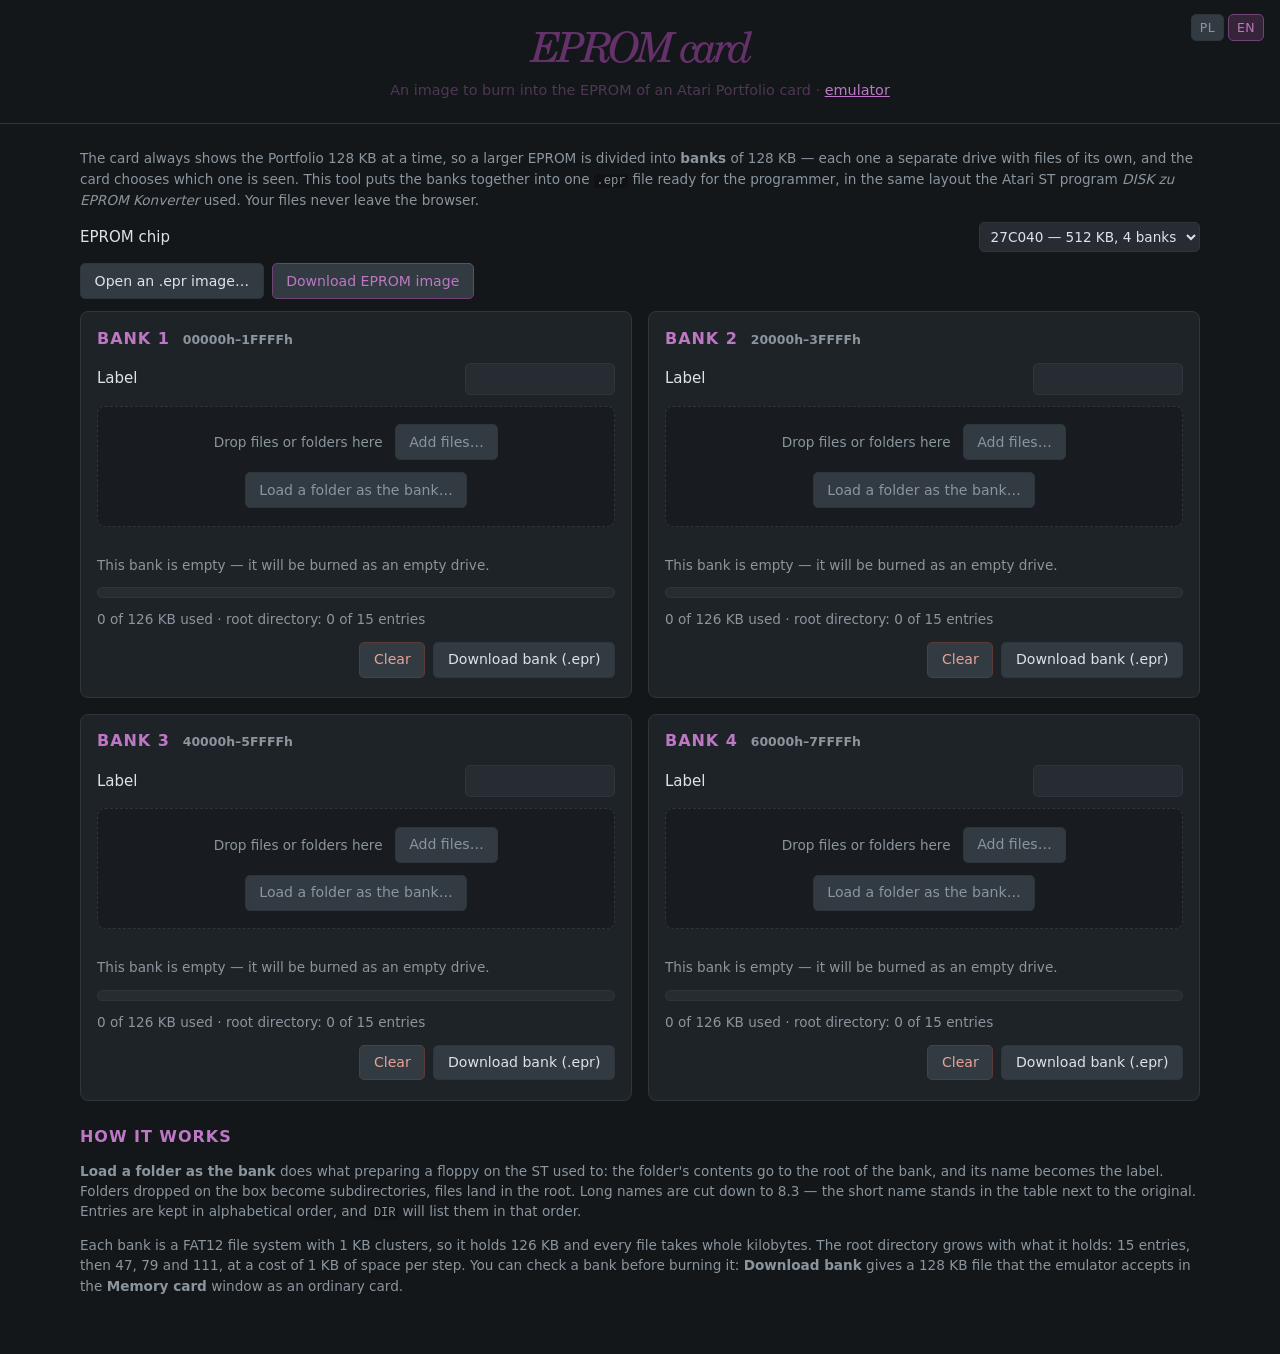
<file: eprom.html>
<!DOCTYPE html>
<html lang="pl">
<head>
<meta charset="utf-8">
<meta name="viewport" content="width=device-width, initial-scale=1">
<title data-i18n>Portfoliator — obraz karty EPROM</title>
<script src="js/boot.js" data-entry="js/eprom/app.js"></script>
</head>
<body>

<header>
  <div class="lang" role="group" aria-label="Język / Language">
    <button type="button" id="lang-pl">PL</button>
    <button type="button" id="lang-en">EN</button>
  </div>

  <h1 data-i18n>Karta EPROM</h1>
  <p class="sub" data-i18n-html>Obraz do wypalenia w&nbsp;EPROM-ie karty Atari Portfolio · <a href="index.html">emulator</a></p>
</header>

<main class="page">
  <p class="hint" data-i18n-html>Karta pokazuje Portfolio zawsze 128&nbsp;KB naraz, więc większy EPROM
    dzielony jest na <b>banki</b> po 128&nbsp;KB — każdy to osobny dysk z&nbsp;własnymi plikami,
    a który z&nbsp;nich widać, wybiera karta. Narzędzie składa banki w&nbsp;jeden plik
    <code>.epr</code> gotowy dla programatora, w&nbsp;tym samym układzie, w&nbsp;jakim robił to
    program <i>DISK zu EPROM Konverter</i> z&nbsp;Atari ST. Pliki nie opuszczają przeglądarki.</p>

  <div class="row">
    <span data-i18n>Układ EPROM</span>
    <select id="eprom-type">
      <option value="131072" data-i18n>27C010 — 128 KB, 1 bank</option>
      <option value="262144" data-i18n>27C020 — 256 KB, 2 banki</option>
      <option value="524288" selected data-i18n>27C040 — 512 KB, 4 banki</option>
      <option value="1048576" data-i18n>27C080 — 1 MB, 8 banków</option>
    </select>
  </div>

  <div class="row">
    <label class="filebtn"><span data-i18n>Wczytaj obraz .epr…</span><input type="file" id="eprom-open" accept=".epr,.bin,.img,.rom"></label>
    <button type="button" id="eprom-save" class="primary" data-i18n>Pobierz obraz EPROM</button>
  </div>
  <p class="hint" id="eprom-status" aria-live="polite"></p>

  <div id="banks" class="banks"></div>

  <template id="bank-template">
    <section class="bank">
      <h2><span class="bank-title"></span> <small class="bank-range"></small></h2>

      <div class="row">
        <span data-i18n>Etykieta</span>
        <input type="text" class="bank-label" maxlength="11" spellcheck="false">
      </div>

      <div class="dropzone bank-drop">
        <span data-i18n>Upuść tu pliki albo katalogi</span>
        <label class="filebtn"><span data-i18n>Dodaj pliki…</span><input type="file" class="bank-files" multiple></label>
        <label class="filebtn"><span data-i18n>Wczytaj katalog jako bank…</span><input type="file" class="bank-folder" webkitdirectory></label>
      </div>

      <table class="files bank-list"></table>
      <p class="hint bank-empty" data-i18n>Bank jest pusty — wypali się jako pusty dysk.</p>

      <div class="bar"><div class="bar-fill bank-bar"></div></div>
      <p class="hint bank-usage"></p>

      <div class="row bank-actions">
        <button type="button" class="bank-clear danger" data-i18n>Wyczyść</button>
        <button type="button" class="bank-download" data-i18n>Pobierz bank (.epr)</button>
      </div>
    </section>
  </template>

  <h2 data-i18n>Jak to działa</h2>
  <p class="hint" data-i18n-html><b>Wczytaj katalog jako bank</b> robi to, co dawniej
    przygotowanie dyskietki na ST: zawartość katalogu trafia do korzenia banku, a&nbsp;jego
    nazwa zostaje etykietą. Katalogi upuszczone na pole stają się podkatalogami, pliki
    lądują w&nbsp;korzeniu. Długie nazwy skracane są do formatu 8.3 — skrócona nazwa stoi
    w&nbsp;tabeli obok oryginału. Pozycje leżą alfabetycznie i&nbsp;w&nbsp;tej kolejności
    pokaże je <code>DIR</code>.</p>
  <p class="hint" data-i18n-html>Każdy bank to system plików FAT12 z&nbsp;klastrami po
    1&nbsp;KB, więc mieści 126&nbsp;KB, a&nbsp;każdy plik zajmuje pełne kilobajty.
    Katalog główny rośnie z&nbsp;zawartością: 15 pozycji, potem 47, 79 i&nbsp;111, za cenę
    1&nbsp;KB miejsca na każdy krok. Bank sprawdzisz przed wypaleniem: <b>Pobierz bank</b>
    daje plik 128&nbsp;KB, który emulator przyjmie w&nbsp;oknie <b>Karta pamięci</b> jako zwykłą
    kartę.</p>
</main>

<dialog id="dlg-confirm" class="modal confirm">
  <h2 id="confirm-title"></h2>
  <p id="confirm-text"></p>
  <div class="row confirm-actions">
    <button type="button" id="confirm-cancel" data-i18n>Anuluj</button>
    <button type="button" id="confirm-ok"></button>
  </div>
</dialog>

</body>
</html>
</file>
